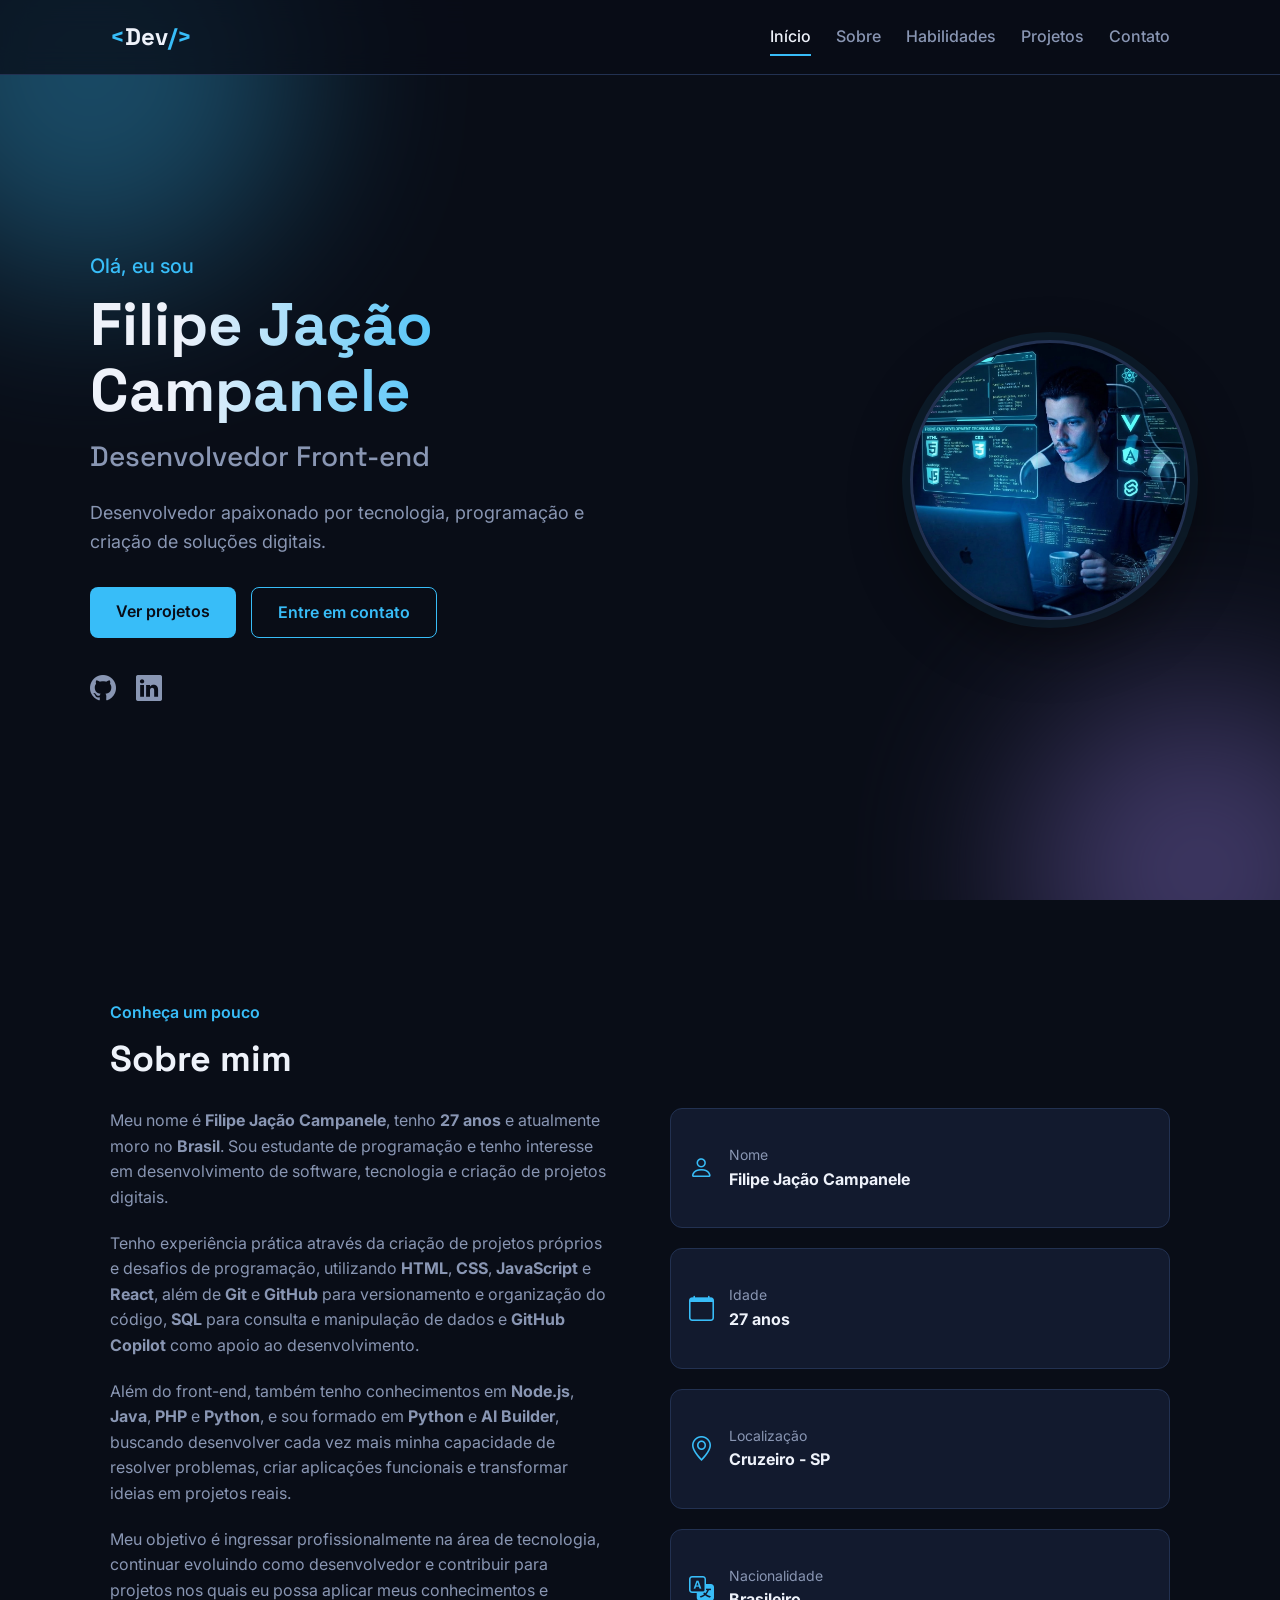
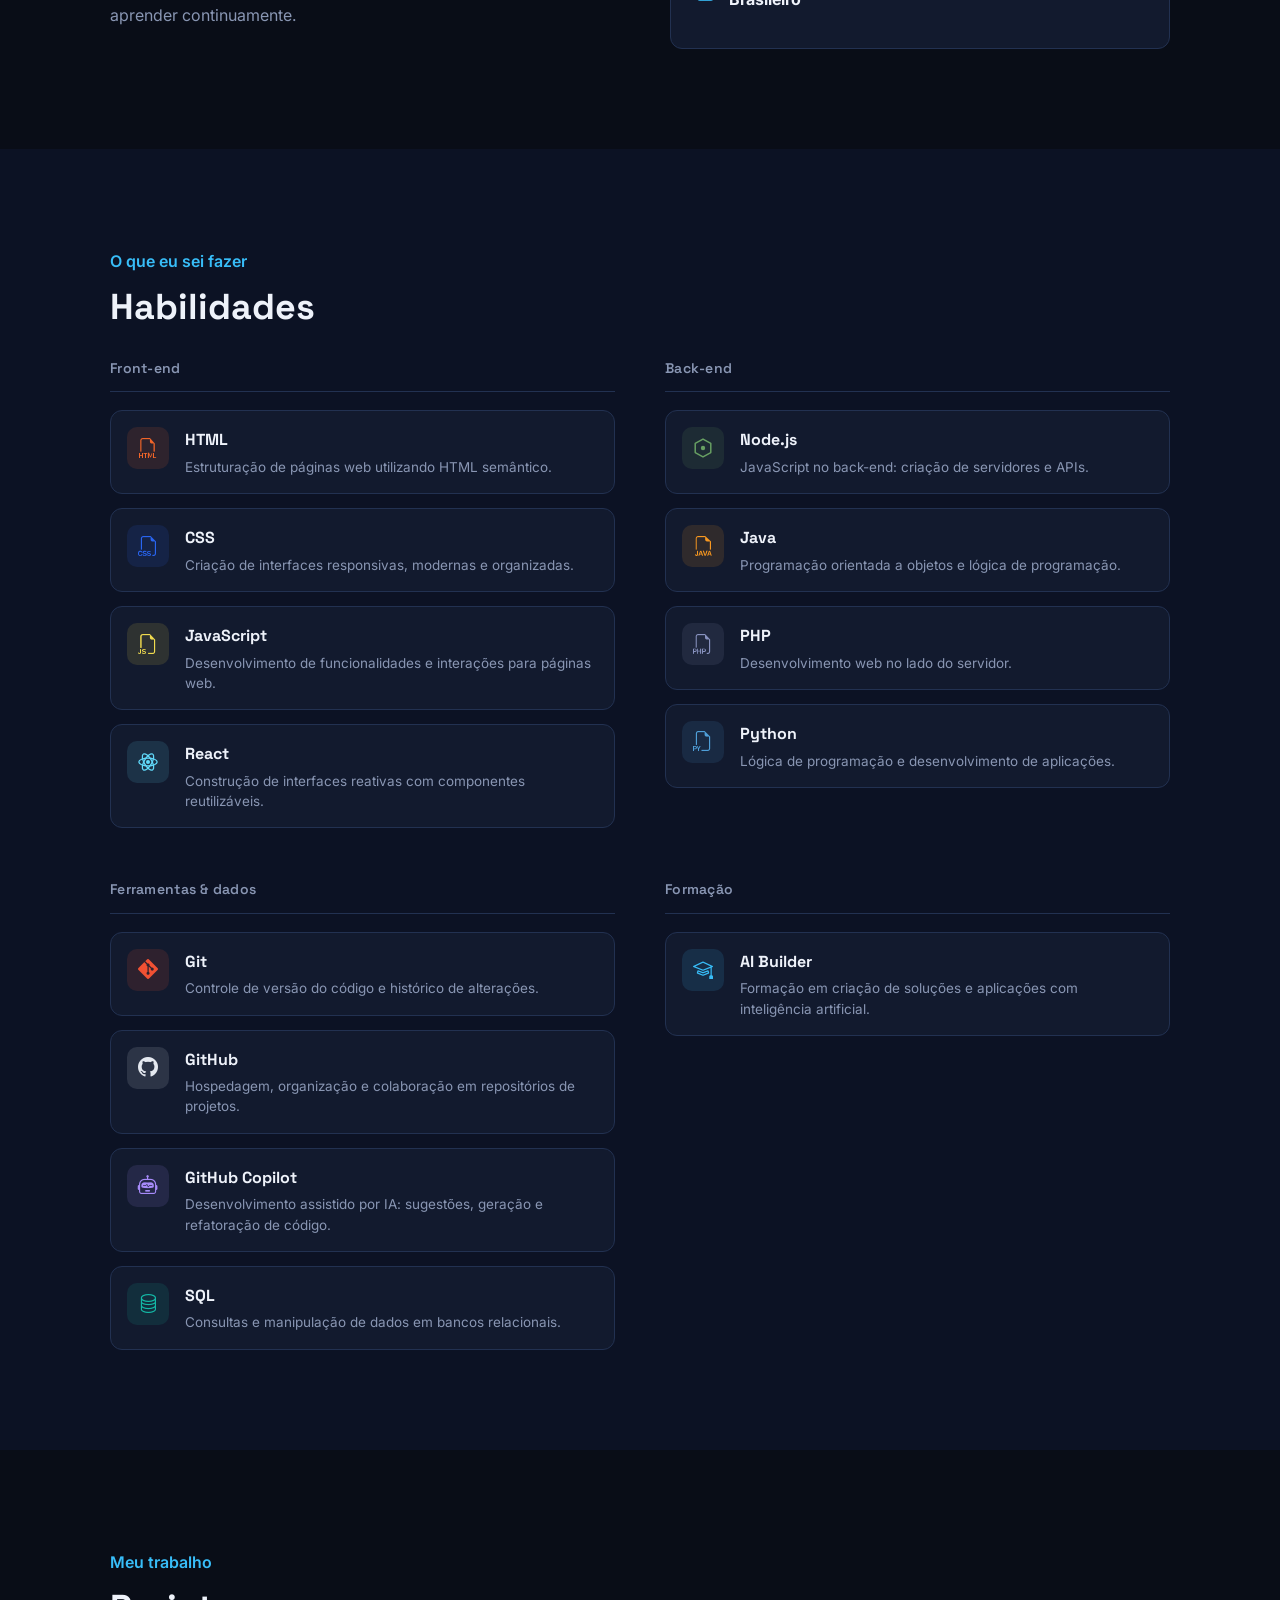
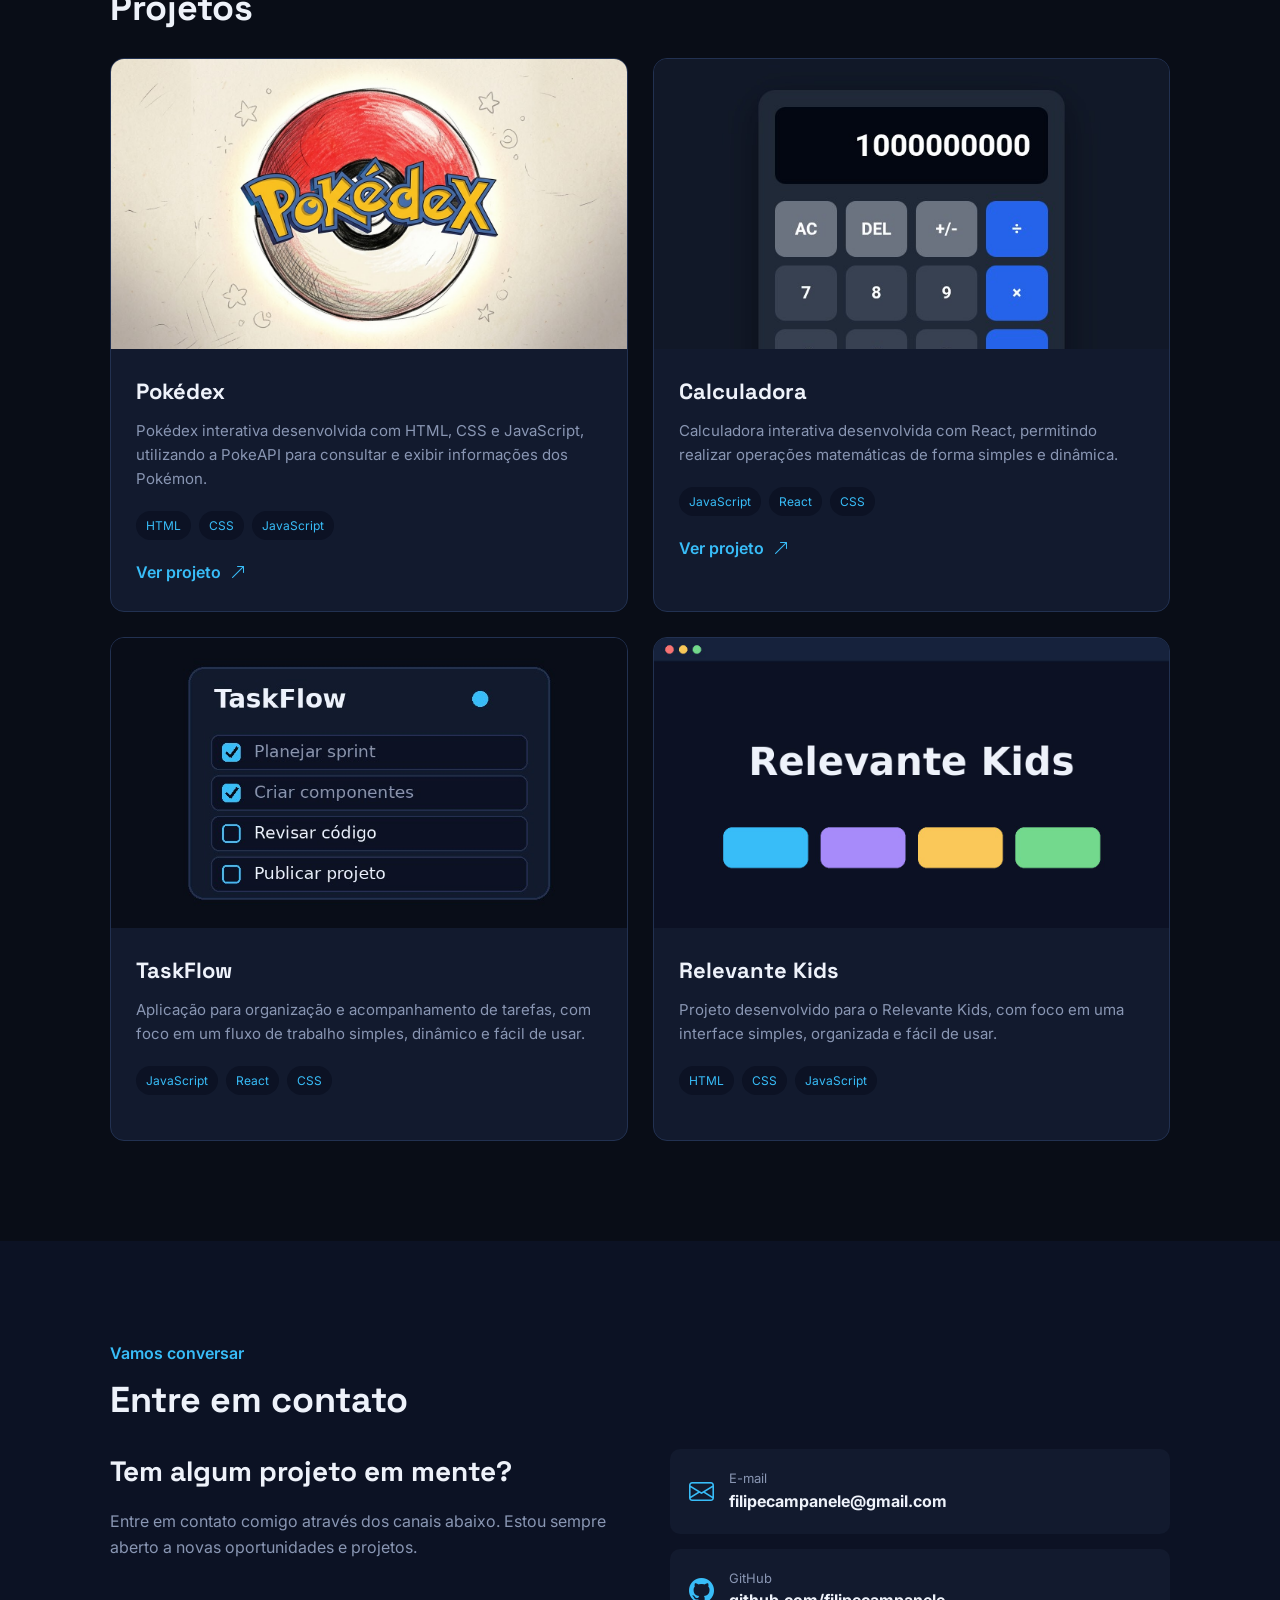
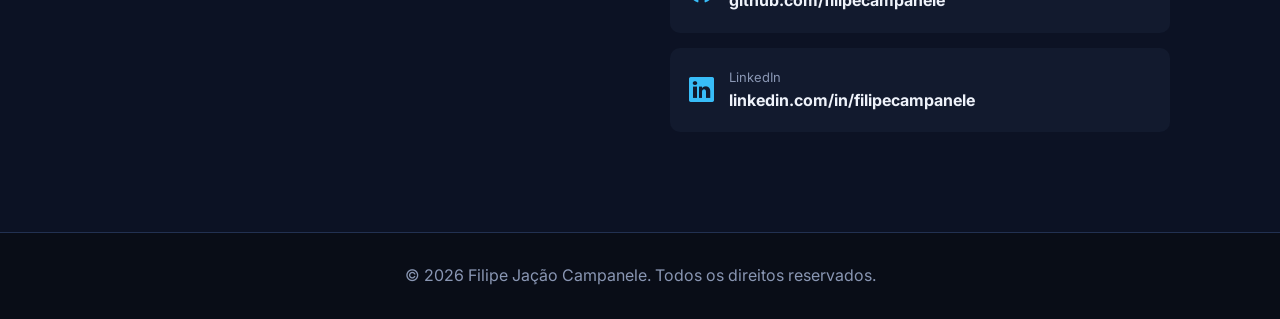
<file: index.html>
<!DOCTYPE html>
<html lang="pt-BR">

<head>
    <meta charset="UTF-8">
    <meta name="viewport" content="width=device-width, initial-scale=1.0">
    <meta name="description" content="Portfólio de Filipe Jação Campanele, desenvolvedor front-end com experiência em HTML, CSS, JavaScript e React, além de Git, GitHub e SQL.">
    <meta name="theme-color" content="#090d17">

    <title>Portfólio | Filipe Jação Campanele</title>

    <link rel="icon" href="data:image/svg+xml,<svg xmlns=%22http://www.w3.org/2000/svg%22 viewBox=%220 0 100 100%22><text y=%22.9em%22 font-size=%2290%22>💻</text></svg>">

    <!-- Fontes -->
    <link rel="preconnect" href="https://fonts.googleapis.com">
    <link rel="preconnect" href="https://fonts.gstatic.com" crossorigin>
    <link href="https://fonts.googleapis.com/css2?family=Space+Grotesk:wght@500;600;700&family=Inter:wght@400;500;600;700&display=swap" rel="stylesheet">

    <!-- CSS -->
    <link rel="stylesheet" href="Portifólio.css">

    <!-- Ícones -->
    <link rel="stylesheet"
        href="https://cdn.jsdelivr.net/npm/bootstrap-icons@1.11.3/font/bootstrap-icons.min.css">
</head>

<body>

    <!-- CABEÇALHO -->
    <header class="header">

        <div class="header-container">

            <a href="#inicio" class="logo">
                <span>&lt;</span>Dev<span>/&gt;</span>
            </a>

            <button class="menu-button" id="menuButton" aria-label="Abrir menu" aria-expanded="false">
                <i class="bi bi-list"></i>
            </button>

            <nav class="nav" id="nav">
                <a href="#inicio">Início</a>
                <a href="#sobre">Sobre</a>
                <a href="#habilidades">Habilidades</a>
                <a href="#projetos">Projetos</a>
                <a href="#contato">Contato</a>
            </nav>

        </div>

    </header>


    <main>

        <!-- INÍCIO -->
        <section class="hero" id="inicio">

            <div class="hero-glow hero-glow-1"></div>
            <div class="hero-glow hero-glow-2"></div>

            <div class="hero-container">

                <div class="hero-text">

                    <p class="hello">
                        Olá, eu sou
                    </p>

                    <h1>
                        Filipe Jação Campanele
                    </h1>

                    <h2>
                        Desenvolvedor Front-end
                    </h2>

                    <p>
                        Desenvolvedor apaixonado por tecnologia,
                        programação e criação de soluções digitais.
                    </p>

                    <div class="hero-buttons">

                        <a href="#projetos" class="button">
                            Ver projetos
                        </a>

                        <a href="#contato" class="button secondary">
                            Entre em contato
                        </a>

                    </div>

                    <div class="social-links">

                        <a href="https://github.com/filipecampanele?tab=repositories" target="_blank" rel="noopener noreferrer" aria-label="GitHub">
                            <i class="bi bi-github"></i>
                        </a>

                        <a href="https://www.linkedin.com/in/filipe-campanele-176061417?utm_source=share_via&utm_content=profile&utm_medium=member_android" target="_blank" rel="noopener noreferrer" aria-label="LinkedIn">
                            <i class="bi bi-linkedin"></i>
                        </a>

                    </div>

                </div>


                <div class="hero-image">

                    <div class="profile-circle">

                        <img src="eu.jpg" alt="Foto de Filipe Jação Campanele">

                    </div>

                </div>

            </div>

        </section>


        <!-- SOBRE -->
        <section class="section" id="sobre">

            <div class="container">

                <p class="section-subtitle">
                    Conheça um pouco
                </p>

                <h2 class="section-title">
                    Sobre mim
                </h2>

                <div class="about-content">

                    <div class="about-text">

                        <p>
                            Meu nome é <strong>Filipe Jação Campanele</strong>, tenho
                            <strong>27 anos</strong> e atualmente moro no
                            <strong>Brasil</strong>. Sou estudante de programação e tenho interesse
                            em desenvolvimento de software, tecnologia e
                            criação de projetos digitais.
                        </p>

                        <p>
                            Tenho experiência prática através da criação de projetos próprios e desafios de
                            programação, utilizando <strong>HTML</strong>, <strong>CSS</strong>,
                            <strong>JavaScript</strong> e <strong>React</strong>, além de <strong>Git</strong> e
                            <strong>GitHub</strong> para versionamento e organização do código,
                            <strong>SQL</strong> para consulta e manipulação de dados e
                            <strong>GitHub Copilot</strong> como apoio ao desenvolvimento.
                        </p>

                        <p>
                            Além do front-end, também tenho conhecimentos em <strong>Node.js</strong>,
                            <strong>Java</strong>, <strong>PHP</strong> e <strong>Python</strong>, e sou formado em
                            <strong>Python</strong> e <strong>AI Builder</strong>, buscando desenvolver cada vez mais
                            minha capacidade de resolver problemas, criar aplicações funcionais e transformar ideias
                            em projetos reais.
                        </p>

                        <p>
                            Meu objetivo é ingressar profissionalmente na área de tecnologia, continuar
                            evoluindo como desenvolvedor e contribuir para projetos nos quais eu possa
                            aplicar meus conhecimentos e aprender continuamente.
                        </p>

                    </div>


                    <div class="about-info">

                        <div class="info-item">
                            <i class="bi bi-person"></i>

                            <div>
                                <span>Nome</span>
                                <strong>Filipe Jação Campanele</strong>
                            </div>
                        </div>


                        <div class="info-item">
                            <i class="bi bi-calendar"></i>

                            <div>
                                <span>Idade</span>
                                <strong>27 anos</strong>
                            </div>
                        </div>


                        <div class="info-item">
                            <i class="bi bi-geo-alt"></i>

                            <div>
                                <span>Localização</span>
                                <strong>Cruzeiro - SP</strong>
                            </div>
                        </div>


                        <div class="info-item">
                            <i class="bi bi-translate"></i>

                            <div>
                                <span>Nacionalidade</span>
                                <strong>Brasileiro</strong>
                            </div>
                        </div>

                    </div>

                </div>

            </div>

        </section>


        <!-- HABILIDADES -->
        <section class="section skills-section" id="habilidades">

            <div class="container">

                <p class="section-subtitle">
                    O que eu sei fazer
                </p>

                <h2 class="section-title">
                    Habilidades
                </h2>

                <div class="skills-groups">

                    <div class="skills-group">

                        <h3 class="skills-group-title">Front-end</h3>

                        <div class="skills-list">

                            <div class="skill-row" style="--tech-color:#f16529; --tech-bg:rgba(241,101,41,0.12)">
                                <span class="skill-icon"><i class="bi bi-filetype-html"></i></span>
                                <div class="skill-info">
                                    <h4>HTML</h4>
                                    <p>Estruturação de páginas web utilizando HTML semântico.</p>
                                </div>
                            </div>

                            <div class="skill-row" style="--tech-color:#2965f1; --tech-bg:rgba(41,101,241,0.12)">
                                <span class="skill-icon"><i class="bi bi-filetype-css"></i></span>
                                <div class="skill-info">
                                    <h4>CSS</h4>
                                    <p>Criação de interfaces responsivas, modernas e organizadas.</p>
                                </div>
                            </div>

                            <div class="skill-row" style="--tech-color:#f0db4f; --tech-bg:rgba(240,219,79,0.12)">
                                <span class="skill-icon"><i class="bi bi-filetype-js"></i></span>
                                <div class="skill-info">
                                    <h4>JavaScript</h4>
                                    <p>Desenvolvimento de funcionalidades e interações para páginas web.</p>
                                </div>
                            </div>

                            <div class="skill-row" style="--tech-color:#61dafb; --tech-bg:rgba(97,218,251,0.12)">
                                <span class="skill-icon">
                                    <svg viewBox="0 0 24 24" xmlns="http://www.w3.org/2000/svg" aria-hidden="true">
                                        <circle cx="12" cy="12" r="2.2" fill="currentColor" />
                                        <g fill="none" stroke="currentColor" stroke-width="1.4">
                                            <ellipse cx="12" cy="12" rx="10" ry="4.2" />
                                            <ellipse cx="12" cy="12" rx="10" ry="4.2" transform="rotate(60 12 12)" />
                                            <ellipse cx="12" cy="12" rx="10" ry="4.2" transform="rotate(120 12 12)" />
                                        </g>
                                    </svg>
                                </span>
                                <div class="skill-info">
                                    <h4>React</h4>
                                    <p>Construção de interfaces reativas com componentes reutilizáveis.</p>
                                </div>
                            </div>

                        </div>

                    </div>


                    <div class="skills-group">

                        <h3 class="skills-group-title">Back-end</h3>

                        <div class="skills-list">

                            <div class="skill-row" style="--tech-color:#68a063; --tech-bg:rgba(104,160,99,0.12)">
                                <span class="skill-icon"><svg viewBox="0 0 24 24" xmlns="http://www.w3.org/2000/svg" aria-hidden="true">
                                        <path d="M12 2.2 20.5 7v10L12 21.8 3.5 17V7z" fill="none" stroke="currentColor" stroke-width="1.6" stroke-linejoin="round" />
                                        <circle cx="12" cy="12" r="2.4" fill="currentColor" />
                                    </svg></span>
                                <div class="skill-info">
                                    <h4>Node.js</h4>
                                    <p>JavaScript no back-end: criação de servidores e APIs.</p>
                                </div>
                            </div>

                            <div class="skill-row" style="--tech-color:#f89820; --tech-bg:rgba(248,152,32,0.12)">
                                <span class="skill-icon"><i class="bi bi-filetype-java"></i></span>
                                <div class="skill-info">
                                    <h4>Java</h4>
                                    <p>Programação orientada a objetos e lógica de programação.</p>
                                </div>
                            </div>

                            <div class="skill-row" style="--tech-color:#8892bf; --tech-bg:rgba(136,146,191,0.12)">
                                <span class="skill-icon"><i class="bi bi-filetype-php"></i></span>
                                <div class="skill-info">
                                    <h4>PHP</h4>
                                    <p>Desenvolvimento web no lado do servidor.</p>
                                </div>
                            </div>

                            <div class="skill-row" style="--tech-color:#4f9fd8; --tech-bg:rgba(79,159,216,0.12)">
                                <span class="skill-icon"><i class="bi bi-filetype-py"></i></span>
                                <div class="skill-info">
                                    <h4>Python</h4>
                                    <p>Lógica de programação e desenvolvimento de aplicações.</p>
                                </div>
                            </div>

                        </div>

                    </div>


                    <div class="skills-group">

                        <h3 class="skills-group-title">Ferramentas &amp; dados</h3>

                        <div class="skills-list">

                            <div class="skill-row" style="--tech-color:#f05133; --tech-bg:rgba(240,81,51,0.12)">
                                <span class="skill-icon"><i class="bi bi-git"></i></span>
                                <div class="skill-info">
                                    <h4>Git</h4>
                                    <p>Controle de versão do código e histórico de alterações.</p>
                                </div>
                            </div>

                            <div class="skill-row" style="--tech-color:#e5e9f0; --tech-bg:rgba(229,233,240,0.12)">
                                <span class="skill-icon"><i class="bi bi-github"></i></span>
                                <div class="skill-info">
                                    <h4>GitHub</h4>
                                    <p>Hospedagem, organização e colaboração em repositórios de projetos.</p>
                                </div>
                            </div>

                            <div class="skill-row" style="--tech-color:#a78bfa; --tech-bg:rgba(167,139,250,0.12)">
                                <span class="skill-icon"><i class="bi bi-robot"></i></span>
                                <div class="skill-info">
                                    <h4>GitHub Copilot</h4>
                                    <p>Desenvolvimento assistido por IA: sugestões, geração e refatoração de código.</p>
                                </div>
                            </div>

                            <div class="skill-row" style="--tech-color:#14b8a6; --tech-bg:rgba(20,184,166,0.12)">
                                <span class="skill-icon"><i class="bi bi-database"></i></span>
                                <div class="skill-info">
                                    <h4>SQL</h4>
                                    <p>Consultas e manipulação de dados em bancos relacionais.</p>
                                </div>
                            </div>

                        </div>

                    </div>



                    <div class="skills-group">

                        <h3 class="skills-group-title">Formação</h3>

                        <div class="skills-list">

                            <div class="skill-row" style="--tech-color:#38bdf8; --tech-bg:rgba(56,189,248,0.12)">
                                <span class="skill-icon"><i class="bi bi-mortarboard"></i></span>
                                <div class="skill-info">
                                    <h4>AI Builder</h4>
                                    <p>Formação em criação de soluções e aplicações com inteligência artificial.</p>
                                </div>
                            </div>

                        </div>

                    </div>

                </div>

            </div>

        </section>


        <!-- PROJETOS -->
        <section class="section" id="projetos">

            <div class="container">

                <p class="section-subtitle">
                    Meu trabalho
                </p>

                <h2 class="section-title">
                    Projetos
                </h2>


                <div class="projects">

                    <article class="project-card">

                        <div class="project-image">
                            <img src="projeto1.jpg" alt="Imagem do projeto Pokédex" loading="lazy">
                        </div>

                        <div class="project-content">

                            <h3>Pokédex</h3>

                            <p>
                                Pokédex interativa desenvolvida com HTML, CSS e JavaScript, utilizando a
                                PokeAPI para consultar e exibir informações dos Pokémon.
                            </p>

                            <div class="technologies">
                                <span>HTML</span>
                                <span>CSS</span>
                                <span>JavaScript</span>
                            </div>

                            <a href="https://filipecampanele.github.io/Pokedex/" target="_blank" rel="noopener noreferrer" class="project-link">
                                Ver projeto
                                <i class="bi bi-arrow-up-right"></i>
                            </a>

                        </div>

                    </article>

                    <article class="project-card">

                        <div class="project-image">
                            <img src="calculadora.jpg" alt="Imagem do projeto Calculadora" loading="lazy">
                        </div>

                        <div class="project-content">

                            <h3>Calculadora</h3>

                            <p>
                                Calculadora interativa desenvolvida com React, permitindo realizar
                                operações matemáticas de forma simples e dinâmica.
                            </p>

                            <div class="technologies">
                                <span>JavaScript</span>
                                <span>React</span>
                                <span>CSS</span>
                            </div>

                            <a href="https://filipecampanele.github.io/Calculadora/" target="_blank" rel="noopener noreferrer" class="project-link">
                                Ver projeto
                                <i class="bi bi-arrow-up-right"></i>
                            </a>

                        </div>

                    </article>

                    <article class="project-card">

                        <div class="project-image">
                            <img src="taskflow.jpg" alt="Imagem do projeto TaskFlow" loading="lazy">
                        </div>

                        <div class="project-content">

                            <h3>TaskFlow</h3>

                            <p>
                                Aplicação para organização e acompanhamento de tarefas, com foco em um fluxo de trabalho simples, dinâmico e fácil de usar.
                            </p>

                            <div class="technologies">
                                <span>JavaScript</span>
                                <span>React</span>
                                <span>CSS</span>
                            </div>

                        </div>

                    </article>

                    <article class="project-card">

                        <div class="project-image">
                            <img src="relevante-kids.jpg" alt="Imagem do projeto Relevante Kids" loading="lazy">
                        </div>

                        <div class="project-content">

                            <h3>Relevante Kids</h3>

                            <p>
                                Projeto desenvolvido para o Relevante Kids, com foco em uma interface simples, organizada e fácil de usar.
                            </p>

                            <div class="technologies">
                                <span>HTML</span>
                                <span>CSS</span>
                                <span>JavaScript</span>
                            </div>

                        </div>

                    </article>

                </div>

            </div>

        </section>


        <!-- CONTATO -->
        <section class="section contact-section" id="contato">

            <div class="container">

                <p class="section-subtitle">
                    Vamos conversar
                </p>

                <h2 class="section-title">
                    Entre em contato
                </h2>


                <div class="contact-content">

                    <div class="contact-text">

                        <h3>
                            Tem algum projeto em mente?
                        </h3>

                        <p>
                            Entre em contato comigo através dos canais
                            abaixo. Estou sempre aberto a novas
                            oportunidades e projetos.
                        </p>

                    </div>


                    <div class="contact-links">

                        <a href="mailto:filipecampanele@gmail.com">

                            <i class="bi bi-envelope"></i>

                            <div>
                                <span>E-mail</span>
                                <strong>
                                    filipecampanele@gmail.com
                                </strong>
                            </div>

                        </a>


                        <a href="https://github.com/filipecampanele?tab=repositories" target="_blank" rel="noopener noreferrer">

                            <i class="bi bi-github"></i>

                            <div>
                                <span>GitHub</span>
                                <strong>
                                    github.com/filipecampanele
                                </strong>
                            </div>

                        </a>


                        <a href="https://www.linkedin.com/in/filipe-campanele-176061417?utm_source=share_via&utm_content=profile&utm_medium=member_android" target="_blank" rel="noopener noreferrer">

                            <i class="bi bi-linkedin"></i>

                            <div>
                                <span>LinkedIn</span>
                                <strong>
                                    linkedin.com/in/filipecampanele
                                </strong>
                            </div>

                        </a>

                    </div>

                </div>

            </div>

        </section>

    </main>


    <!-- RODAPÉ -->
    <footer class="footer">

        <p>
            © <span id="year"></span> Filipe Jação Campanele.
            Todos os direitos reservados.
        </p>

    </footer>

    <button id="backToTop" class="back-to-top" aria-label="Voltar ao topo">
        <i class="bi bi-arrow-up"></i>
    </button>


    <!-- JAVASCRIPT -->
    <script src="Portifólio.js"></script>

</body>

</html>
</file>
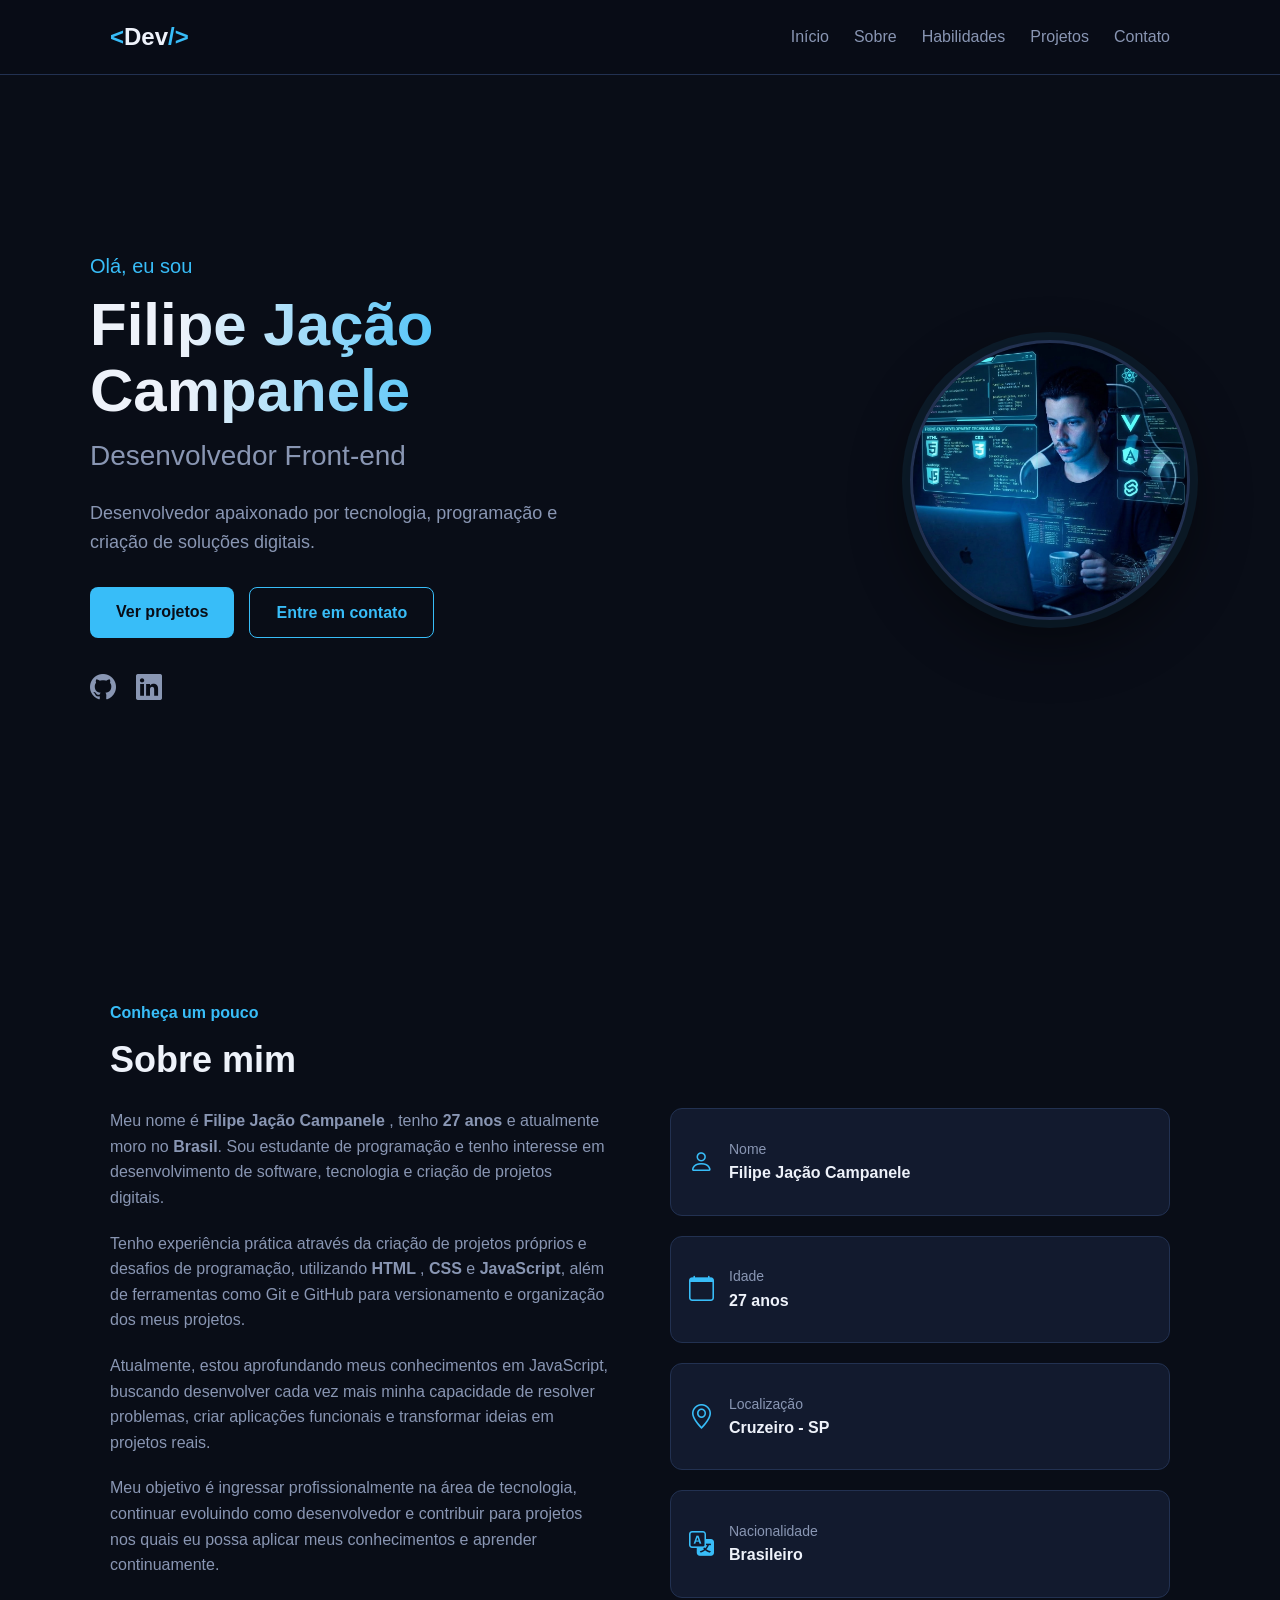
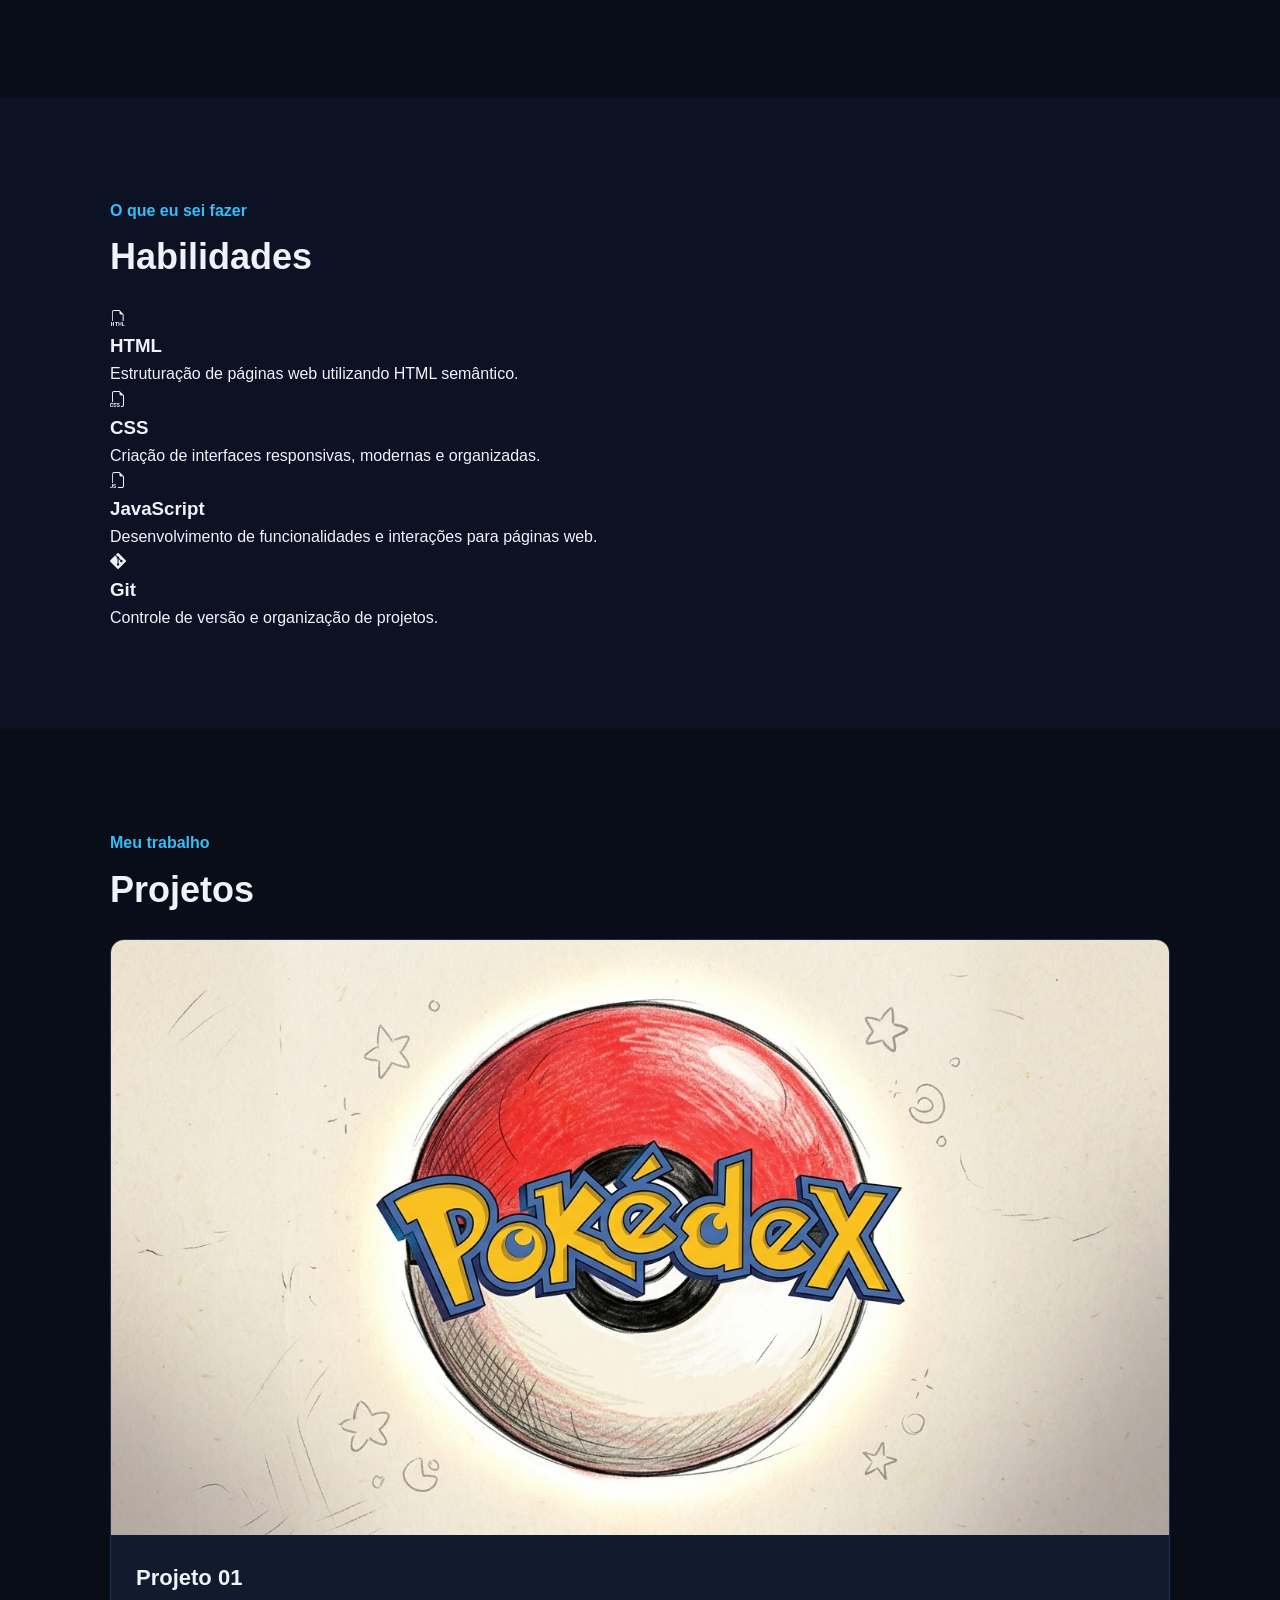
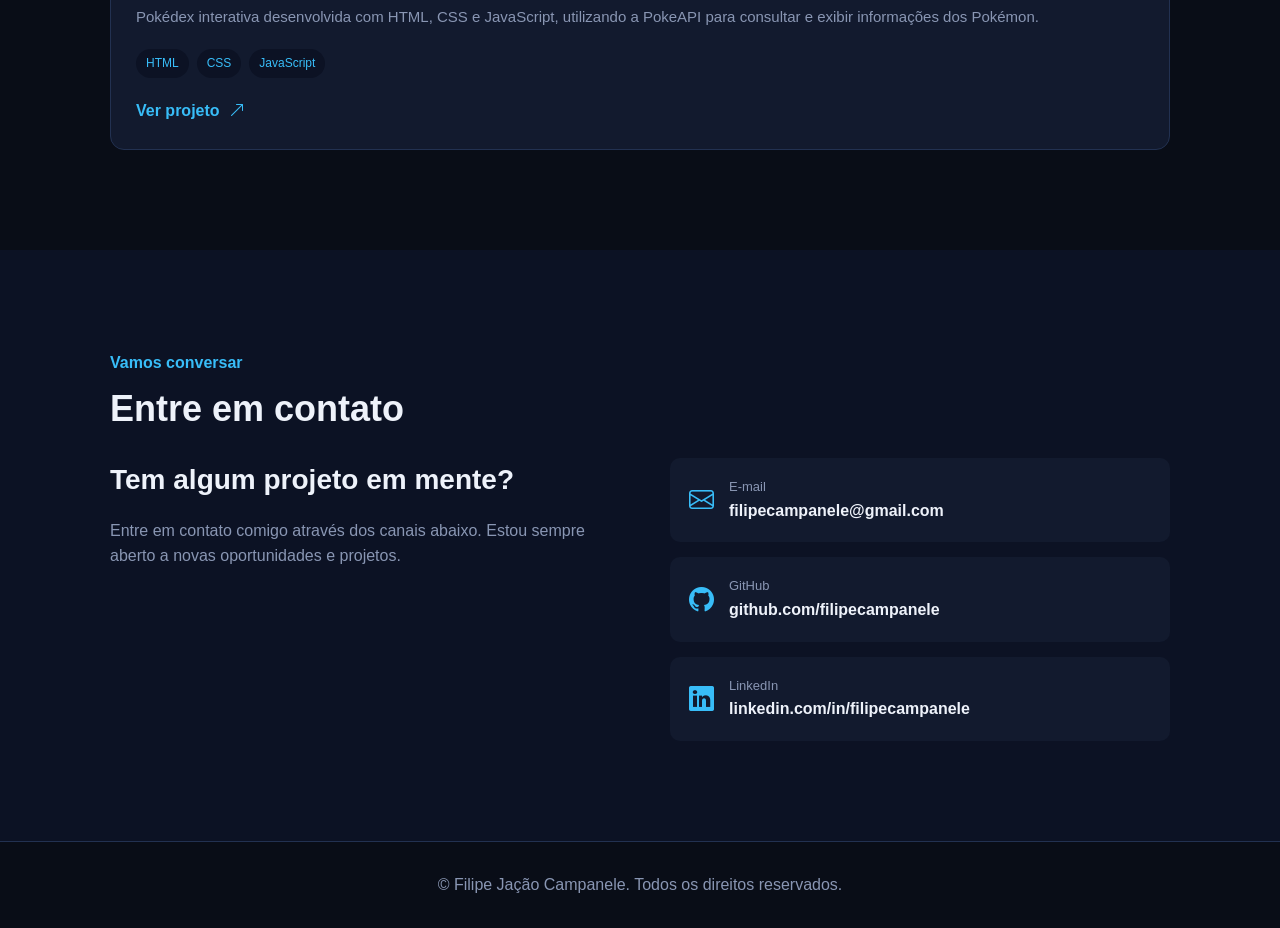
<file: Portifólio.html>
<!DOCTYPE html>
<html lang="pt-BR">

<head>
    <meta charset="UTF-8">
    <meta name="viewport" content="width=device-width, initial-scale=1.0">

    <title>Portfólio | Filipe Jação Campanele </title>

    <!-- CSS -->
    <link rel="stylesheet" href="Portifólio.css">

    <!-- Ícones -->
    <link rel="stylesheet"
        href="https://cdn.jsdelivr.net/npm/bootstrap-icons@1.11.3/font/bootstrap-icons.min.css">
</head>

<body>

    <!-- CABEÇALHO -->
    <header class="header">

        <div class="header-container">

            <a href="#inicio" class="logo">
                <span>&lt;</span>Dev<span>/&gt;</span>
            </a>

            <button class="menu-button" id="menuButton">
                <i class="bi bi-list"></i>
            </button>

            <nav class="nav" id="nav">
                <a href="#inicio">Início</a>
                <a href="#sobre">Sobre</a>
                <a href="#habilidades">Habilidades</a>
                <a href="#projetos">Projetos</a>
                <a href="#contato">Contato</a>
            </nav>

        </div>

    </header>


    <main>

        <!-- INÍCIO -->
        <section class="hero" id="inicio">

            <div class="hero-container">

                <div class="hero-text">

                    <p class="hello">
                        Olá, eu sou
                    </p>

                    <h1>
                        Filipe Jação Campanele
                    </h1>

                    <h2>
                        Desenvolvedor Front-end
                    </h2>

                    <p>
                        Desenvolvedor apaixonado por tecnologia,
                        programação e criação de soluções digitais.
                    </p>

                    <div class="hero-buttons">

                        <a href="#projetos" class="button">
                            Ver projetos
                        </a>

                        <a href="#contato" class="button secondary">
                            Entre em contato
                        </a>

                    </div>

                    <div class="social-links">

                        <a href="https://github.com/filipecampanele?tab=repositories" target="_blank">
                            <i class="bi bi-github"></i>
                        </a>

                        <a href="https://www.linkedin.com/in/filipe-campanele-176061417?utm_source=share_via&utm_content=profile&utm_medium=member_android" target="_blank">
                            <i class="bi bi-linkedin"></i>
                        </a>

                    </div>

                </div>


                <div class="hero-image">

                    <div class="profile-circle">

                        
                        <img src="eu.jpg" alt="Foto de Seu Nome">

                    </div>

                </div>

            </div>

        </section>


        <!-- SOBRE -->
        <section class="section" id="sobre">

            <div class="container">

                <p class="section-subtitle">
                    Conheça um pouco
                </p>

                <h2 class="section-title">
                    Sobre mim
                </h2>

                <div class="about-content">

                    <div class="about-text">

                        <p>
                            Meu nome é <strong>Filipe Jação Campanele </strong>, tenho
                            <strong>27 anos</strong> e atualmente moro no
                            <strong>Brasil</strong>. Sou estudante de programação e tenho interesse
                            em desenvolvimento de software, tecnologia e
                            criação de projetos digitais.
                        </p>

                        <p>
                                Tenho experiência prática através da criação de projetos próprios e desafios de programação, utilizando <strong> HTML </strong> , <strong>CSS</strong>  e <strong>JavaScript</strong>, além de ferramentas como Git e GitHub para versionamento e organização dos meus projetos.

                          
                        </p>

                        <p>
                            Atualmente, estou aprofundando meus conhecimentos em JavaScript, buscando desenvolver cada vez mais minha capacidade de resolver problemas, criar aplicações funcionais e transformar ideias em projetos reais.
                       
                        </p>

                      <p>

                       Meu objetivo é ingressar profissionalmente na área de tecnologia, continuar evoluindo como desenvolvedor e contribuir para projetos nos quais eu possa aplicar meus conhecimentos e aprender continuamente.
                        
                      </p>

                    </div>


                    <div class="about-info">

                        <div class="info-item">
                            <i class="bi bi-person"></i>

                            <div>
                                <span>Nome</span>
                                <strong>Filipe Jação Campanele</strong>
                            </div>
                        </div>


                        <div class="info-item">
                            <i class="bi bi-calendar"></i>

                            <div>
                                <span>Idade</span>
                                <strong>27 anos</strong>
                            </div>
                        </div>


                        <div class="info-item">
                            <i class="bi bi-geo-alt"></i>

                            <div>
                                <span>Localização</span>
                                <strong>Cruzeiro - SP</strong>
                            </div>
                        </div>


                        <div class="info-item">
                            <i class="bi bi-translate"></i>

                            <div>
                                <span>Nacionalidade</span>
                                <strong>Brasileiro</strong>
                            </div>
                        </div>

                    </div>

                </div>

            </div>

        </section>


        <!-- HABILIDADES -->
        <section class="section skills-section" id="habilidades">

            <div class="container">

                <p class="section-subtitle">
                    O que eu sei fazer
                </p>

                <h2 class="section-title">
                    Habilidades
                </h2>


                <div class="skills">

                    <div class="skill-card">

                        <i class="bi bi-filetype-html"></i>

                        <h3>HTML</h3>

                        <p>
                            Estruturação de páginas web utilizando
                            HTML semântico.
                        </p>

                    </div>


                    <div class="skill-card">

                        <i class="bi bi-filetype-css"></i>

                        <h3>CSS</h3>

                        <p>
                            Criação de interfaces responsivas,
                            modernas e organizadas.
                        </p>

                    </div>


                    <div class="skill-card">

                        <i class="bi bi-filetype-js"></i>

                        <h3>JavaScript</h3>

                        <p>
                            Desenvolvimento de funcionalidades
                            e interações para páginas web.
                        </p>

                    </div>


                    <div class="skill-card">

                        <i class="bi bi-git"></i>

                        <h3>Git</h3>

                        <p>
                            Controle de versão e organização
                            de projetos.
                        </p>

                    </div>

                </div>

            </div>

        </section>


        <!-- PROJETOS -->
        <section class="section" id="projetos">

            <div class="container">

                <p class="section-subtitle">
                    Meu trabalho
                </p>

                <h2 class="section-title">
                    Projetos
                </h2>


                <div class="projects">


                    <article class="project-card">

                        <div class="project-image">

                            <img src="projeto1.jpg"
                                alt="Imagem do projeto">

                        </div>

                        <div class="project-content">

                            <h3>
                                Projeto 01
                            </h3>

                            <p>
                                Pokédex interativa desenvolvida com HTML, CSS e JavaScript, utilizando a PokeAPI para consultar e exibir informações dos Pokémon.
                            </p>

                            <div class="technologies">

                                <span>HTML</span>
                                <span>CSS</span>
                                <span>JavaScript</span>

                            </div>

                            <a    href="https://filipecampanele.github.io/Pokedex/" target="_blank" class="project-link">
                                Ver projeto
                                <i class="bi bi-arrow-up-right"></i>
                            </a>

                        </div>

                    </article>

                </div>
            </div>
                      
        </section>






        <!-- CONTATO -->
        <section class="section contact-section" id="contato">

            <div class="container">

                <p class="section-subtitle">
                    Vamos conversar
                </p>

                <h2 class="section-title">
                    Entre em contato
                </h2>


                <div class="contact-content">

                    <div class="contact-text">

                        <h3>
                            Tem algum projeto em mente?
                        </h3>

                        <p>
                            Entre em contato comigo através dos canais
                            abaixo. Estou sempre aberto a novas
                            oportunidades e projetos.
                        </p>

                    </div>


                    <div class="contact-links">

                        <a href="filipecampanele@gmail.com">

                            <i class="bi bi-envelope"></i>

                            <div>
                                <span>E-mail</span>
                                <strong>
                                    filipecampanele@gmail.com
                                </strong>
                            </div>

                        </a>


                        <a href="https://github.com/filipecampanele?tab=repositories" target="_blank">

                            <i class="bi bi-github"></i>

                            <div>
                                <span>GitHub</span>
                                <strong>
                                    github.com/filipecampanele
                                </strong>
                            </div>

                        </a>


                        <a href="https://www.linkedin.com/in/filipe-campanele-176061417?utm_source=share_via&utm_content=profile&utm_medium=member_android" target="_blank">

                            <i class="bi bi-linkedin"></i>

                            <div>
                                <span>LinkedIn</span>
                                <strong>
                                    linkedin.com/in/filipecampanele
                                </strong>
                            </div>

                        </a>

                    </div>

                </div>

            </div>

        </section>

    </main>


    <!-- RODAPÉ -->
    <footer class="footer">

        <p>
            © <span id="year"></span> Filipe Jação Campanele.
            Todos os direitos reservados.
        </p>

    </footer>


    <!-- JAVASCRIPT -->
    <script src="Portifólio.js"></script>

</body>

</html>
</file>
<file: Portifólio.css>
/* =========================
   TOKENS
========================= */

:root {
    --bg: #090d17;
    --bg-alt: #0c1224;
    --bg-elevated: #121a2e;
    --border: #223151;

    --text: #eef2fa;
    --text-muted: #8996b3;

    --accent: #38bdf8;
    --accent-2: #a78bfa;
    --accent-soft: rgba(56, 189, 248, 0.12);

    --font-display: 'Space Grotesk', 'Segoe UI', sans-serif;
    --font-body: 'Inter', 'Segoe UI', sans-serif;
}


/* =========================
   RESET
========================= */

* {
    margin: 0;
    padding: 0;
    box-sizing: border-box;
}

html {
    scroll-behavior: smooth;
}

body {
    font-family: var(--font-body);
    background: var(--bg);
    color: var(--text);
    line-height: 1.6;
}

a {
    text-decoration: none;
    color: inherit;
}

img {
    max-width: 100%;
    display: block;
}

a:focus-visible,
button:focus-visible {
    outline: 2px solid var(--accent);
    outline-offset: 3px;
    border-radius: 4px;
}

::-webkit-scrollbar {
    width: 10px;
}

::-webkit-scrollbar-track {
    background: var(--bg);
}

::-webkit-scrollbar-thumb {
    background: var(--border);
    border-radius: 10px;
}

::-webkit-scrollbar-thumb:hover {
    background: var(--accent);
}


/* =========================
   HEADER
========================= */

.header {
    position: fixed;
    top: 0;
    width: 100%;
    z-index: 1000;

    background: rgba(9, 13, 23, 0.75);
    backdrop-filter: blur(12px);
    -webkit-backdrop-filter: blur(12px);
    border-bottom: 1px solid var(--border);

    transition: background 0.3s ease, box-shadow 0.3s ease;
}

.header.scrolled {
    background: rgba(9, 13, 23, 0.92);
    box-shadow: 0 10px 30px rgba(0, 0, 0, 0.35);
}

.header-container {
    max-width: 1100px;
    margin: auto;

    padding: 18px 20px;

    display: flex;
    align-items: center;
    justify-content: space-between;
}

.logo {
    font-family: var(--font-display);
    font-size: 24px;
    font-weight: 700;
}

.logo span {
    color: var(--accent);
}

.nav {
    display: flex;
    gap: 25px;
}

.nav a {
    position: relative;
    color: var(--text-muted);
    font-weight: 500;
    transition: color 0.25s ease;
}

.nav a::after {
    content: "";
    position: absolute;
    left: 0;
    bottom: -6px;
    width: 0;
    height: 2px;
    background: var(--accent);
    transition: width 0.25s ease;
}

.nav a:hover,
.nav a.active {
    color: var(--text);
}

.nav a:hover::after,
.nav a.active::after {
    width: 100%;
}


/* MENU MOBILE */

.menu-button {
    display: none;

    background: none;
    border: none;

    color: var(--text);
    font-size: 28px;

    cursor: pointer;
}


/* =========================
   CONTAINERS
========================= */

.container {
    max-width: 1100px;
    margin: auto;
    padding: 0 20px;
}

.section {
    padding: 100px 0;
}

.section-subtitle {
    color: var(--accent);
    font-weight: 600;
    margin-bottom: 5px;
}

.section-title {
    font-family: var(--font-display);
    font-size: 36px;
    margin-bottom: 20px;
}


/* =========================
   HERO
========================= */

.hero {
    position: relative;
    min-height: 100svh;

    display: flex;
    align-items: center;

    padding: 120px 20px 60px;
    overflow: hidden;
}

.hero-glow {
    position: absolute;
    border-radius: 50%;
    filter: blur(90px);
    opacity: 0.35;
    pointer-events: none;
    z-index: 0;
}

.hero-glow-1 {
    width: 420px;
    height: 420px;

    background: var(--accent);

    top: -140px;
    left: -120px;
}

.hero-glow-2 {
    width: 360px;
    height: 360px;

    background: var(--accent-2);

    bottom: -150px;
    right: -100px;
}

.hero-container {
    position: relative;
    z-index: 1;

    width: 100%;
    max-width: 1100px;
    margin: auto;

    display: flex;
    align-items: center;
    justify-content: space-between;

    gap: 20px;
}

.hero-text {
    max-width: 600px;
}

.hello {
    color: var(--accent);
    font-size: 20px;
    font-weight: 500;

    opacity: 0;
    animation: fadeUp 0.6s ease 0s forwards;
}

.hero h1 {
    font-family: var(--font-display);
    font-size: 60px;
    font-weight: 700;
    line-height: 1.1;
    margin: 10px 0;

    background: linear-gradient(90deg, var(--text) 15%, var(--accent) 65%, var(--accent-2) 100%);
    -webkit-background-clip: text;
    background-clip: text;
    color: transparent;

    opacity: 0;
    animation: fadeUp 0.6s ease 0.1s forwards;
}

.hero h2 {
    font-family: var(--font-display);
    color: var(--text-muted);
    font-weight: 500;
    font-size: 28px;
    margin-bottom: 20px;

    opacity: 0;
    animation: fadeUp 0.6s ease 0.2s forwards;
}

.hero-text > p:not(.hello) {
    color: var(--text-muted);
    font-size: 18px;
    max-width: 50ch;

    opacity: 0;
    animation: fadeUp 0.6s ease 0.3s forwards;
}

@keyframes fadeUp {
    from {
        opacity: 0;
        transform: translateY(16px);
    }
    to {
        opacity: 1;
        transform: translateY(0);
    }
}


/* BOTÕES */

.hero-buttons {
    display: flex;
    gap: 15px;

    margin-top: 30px;

    opacity: 0;
    animation: fadeUp 0.6s ease 0.4s forwards;
}

.button {
    display: inline-block;

    padding: 12px 26px;

    border-radius: 8px;

    background: var(--accent);
    color: var(--bg);

    font-weight: 600;

    transition: transform 0.25s ease, box-shadow 0.25s ease;
}

.button:hover {
    transform: translateY(-3px);
    box-shadow: 0 12px 28px rgba(56, 189, 248, 0.35);
}

.button.secondary {
    background: transparent;
    color: var(--accent);

    border: 1px solid var(--accent);
}

.button.secondary:hover {
    box-shadow: 0 12px 28px rgba(56, 189, 248, 0.18);
}


/* REDES */

.social-links {
    display: flex;
    gap: 20px;

    margin-top: 30px;

    opacity: 0;
    animation: fadeUp 0.6s ease 0.5s forwards;
}

.social-links a {
    font-size: 26px;
    color: var(--text-muted);

    transition: color 0.25s ease, transform 0.25s ease;
}

.social-links a:hover {
    color: var(--accent);
    transform: translateY(-3px);
}


/* FOTO */

.hero-image {
    position: relative;
    z-index: 1;

    display: flex;
    justify-content: center;
    align-items: center;

    opacity: 0;
    animation: fadeUp 0.7s ease 0.3s forwards;
}

.profile-circle {
    width: 280px;
    height: 280px;

    border-radius: 50%;

    overflow: hidden;

    border: 3px solid var(--border);

    background: var(--bg-elevated);
    box-shadow: 0 0 0 8px rgba(56, 189, 248, 0.08), 0 20px 60px rgba(0, 0, 0, 0.45);
}

.profile-circle img {
    width: 100%;
    height: 100%;

    object-fit: cover;
}


/* =========================
   SOBRE
========================= */

.about-content {
    display: grid;

    grid-template-columns: 1fr 1fr;

    gap: 60px;
}

.about-text p {
    color: var(--text-muted);
    margin-bottom: 20px;
}

.about-info {
    display: grid;
    gap: 20px;
}

.info-item {
    display: flex;
    align-items: center;
    gap: 15px;

    padding: 18px;

    background: var(--bg-elevated);
    border: 1px solid var(--border);

    border-radius: 12px;

    transition: border-color 0.25s ease, transform 0.25s ease;
}

.info-item:hover {
    border-color: var(--accent);
    transform: translateY(-3px);
}

.info-item > i {
    font-size: 25px;
    color: var(--accent);
}

.info-item div {
    display: flex;
    flex-direction: column;
}

.info-item span {
    color: var(--text-muted);
    font-size: 14px;
}


/* =========================
   HABILIDADES
========================= */

.skills-section {
    background: var(--bg-alt);
}

.skills-groups {
    display: grid;
    grid-template-columns: 1fr 1fr;
    gap: 50px;
}

.skills-group-title {
    font-family: var(--font-display);
    font-size: 14px;
    font-weight: 600;
    letter-spacing: 0.02em;
    color: var(--text-muted);

    margin-bottom: 18px;
    padding-bottom: 12px;

    border-bottom: 1px solid var(--border);
}

.skills-list {
    display: flex;
    flex-direction: column;
    gap: 14px;
}

.skill-row {
    display: flex;
    align-items: flex-start;
    gap: 16px;

    padding: 16px;

    background: var(--bg-elevated);
    border: 1px solid var(--border);
    border-radius: 12px;

    transition: transform 0.25s ease, border-color 0.25s ease;
}

.skill-row:hover {
    transform: translateX(6px);
    border-color: var(--tech-color, var(--accent));
}

.skill-icon {
    flex-shrink: 0;

    width: 42px;
    height: 42px;

    display: flex;
    align-items: center;
    justify-content: center;

    border-radius: 10px;

    font-size: 20px;
    color: var(--tech-color, var(--accent));
    background: var(--tech-bg, var(--accent-soft));
}

.skill-icon svg {
    width: 22px;
    height: 22px;
}

.skill-info h4 {
    font-family: var(--font-display);
    font-size: 16px;
    margin-bottom: 4px;
}

.skill-info p {
    color: var(--text-muted);
    font-size: 13.5px;
    line-height: 1.5;
}


/* =========================
   PROJETOS
========================= */

.projects {
    display: grid;

    grid-template-columns: repeat(auto-fit, minmax(min(100%, 420px), 1fr));

    gap: 25px;
}

.project-card {
    background: var(--bg-elevated);

    border-radius: 14px;

    overflow: hidden;

    border: 1px solid var(--border);

    transition: transform 0.3s ease, border-color 0.3s ease, box-shadow 0.3s ease;
}

.project-card:hover {
    transform: translateY(-8px);
    border-color: var(--accent);
    box-shadow: 0 20px 45px rgba(56, 189, 248, 0.15);
}

.project-image {
    width: 100%;
    aspect-ratio: 16 / 9;

    background: var(--border);
    overflow: hidden;
}

.project-image img {
    width: 100%;
    height: 100%;

    object-fit: cover;
    transition: transform 0.5s ease;
}

.project-card:hover .project-image img {
    transform: scale(1.08);
}

.project-content {
    padding: 25px;
}

.project-content h3 {
    font-family: var(--font-display);
    font-size: 22px;
    margin-bottom: 10px;
}

.project-content p {
    color: var(--text-muted);
    font-size: 15px;
}

.technologies {
    display: flex;
    flex-wrap: wrap;

    gap: 8px;

    margin: 20px 0;
}

.technologies span {
    padding: 5px 10px;

    border-radius: 20px;

    background: var(--bg-alt);

    color: var(--accent);

    font-size: 12px;
}

.project-link {
    color: var(--accent);

    font-weight: 600;
}

.project-link i {
    margin-left: 5px;
}


/* =========================
   CONTATO
========================= */

.contact-section {
    background: var(--bg-alt);
}

.contact-content {
    display: grid;

    grid-template-columns: 1fr 1fr;

    gap: 60px;
}

.contact-text h3 {
    font-family: var(--font-display);
    font-size: 28px;
    margin-bottom: 15px;
}

.contact-text p {
    color: var(--text-muted);
}

.contact-links {
    display: grid;
    gap: 15px;
}

.contact-links a {
    display: flex;
    align-items: center;

    gap: 15px;

    padding: 18px;

    background: var(--bg-elevated);
    border: 1px solid transparent;

    border-radius: 10px;

    transition: transform 0.25s ease, border-color 0.25s ease, box-shadow 0.25s ease;
}

.contact-links a:hover {
    transform: translateX(6px);
    border-color: var(--accent);
    box-shadow: 0 10px 25px rgba(56, 189, 248, 0.12);
}

.contact-links i {
    font-size: 25px;
    color: var(--accent);
}

.contact-links div {
    display: flex;
    flex-direction: column;
}

.contact-links span {
    font-size: 13px;
    color: var(--text-muted);
}


/* =========================
   FOOTER
========================= */

.footer {
    text-align: center;

    padding: 30px 25px;

    color: var(--text-muted);

    border-top: 1px solid var(--border);
}


/* VOLTAR AO TOPO */

.back-to-top {
    position: fixed;
    bottom: 28px;
    right: 28px;

    width: 46px;
    height: 46px;

    display: flex;
    align-items: center;
    justify-content: center;

    border-radius: 50%;
    border: none;

    background: var(--accent);
    color: var(--bg);

    font-size: 18px;
    cursor: pointer;

    opacity: 0;
    visibility: hidden;
    transform: translateY(10px);

    box-shadow: 0 10px 25px rgba(0, 0, 0, 0.35);

    transition: opacity 0.3s ease, transform 0.3s ease, visibility 0.3s ease;

    z-index: 900;
}

.back-to-top.visible {
    opacity: 1;
    visibility: visible;
    transform: translateY(0);
}

.back-to-top:hover {
    transform: translateY(-4px);
}


/* =========================
   RESPONSIVIDADE
========================= */

@media (max-width: 800px) {

    .menu-button {
        display: block;
    }

    .nav {
        position: absolute;

        top: 100%;
        left: 0;

        width: 100%;

        background: rgba(9, 13, 23, 0.98);
        backdrop-filter: blur(12px);

        flex-direction: column;
        align-items: center;
        gap: 0;

        max-height: 0;
        overflow: hidden;
        opacity: 0;

        border-bottom: 1px solid var(--border);

        transition: max-height 0.35s ease, opacity 0.3s ease;
    }

    .nav.active {
        max-height: 320px;
        opacity: 1;
    }

    .nav a {
        width: 100%;
        padding: 16px 20px;
    }

    .nav a::after {
        display: none;
    }


    .hero {
        min-height: auto;
        padding: 130px 20px 60px;
    }

    .hero-container {
        flex-direction: column-reverse;

        text-align: center;
    }

    .hero h1 {
        font-size: 45px;
    }

    .hero h2 {
        font-size: 22px;
    }

    .hero-text > p:not(.hello) {
        max-width: 100%;
    }

    .hero-buttons {
        justify-content: center;
        flex-wrap: wrap;
    }

    .social-links {
        justify-content: center;
    }


    .profile-circle {
        width: 220px;
        height: 220px;
    }


    .about-content {
        grid-template-columns: 1fr;
    }


    .skills-groups {
        grid-template-columns: 1fr;
        gap: 40px;
    }


    .contact-content {
        grid-template-columns: 1fr;
    }

}


@media (max-width: 500px) {

    .section {
        padding: 70px 0;
    }

    .section-title {
        font-size: 30px;
    }

    .hero h1 {
        font-size: 38px;
    }

    .back-to-top {
        right: 18px;
        bottom: 18px;
    }

}


/* =========================
   ACESSIBILIDADE
========================= */

@media (prefers-reduced-motion: reduce) {

    *,
    *::before,
    *::after {
        animation-duration: 0.01ms !important;
        animation-iteration-count: 1 !important;
        transition-duration: 0.01ms !important;
    }

    html {
        scroll-behavior: auto;
    }

               }
</file>
